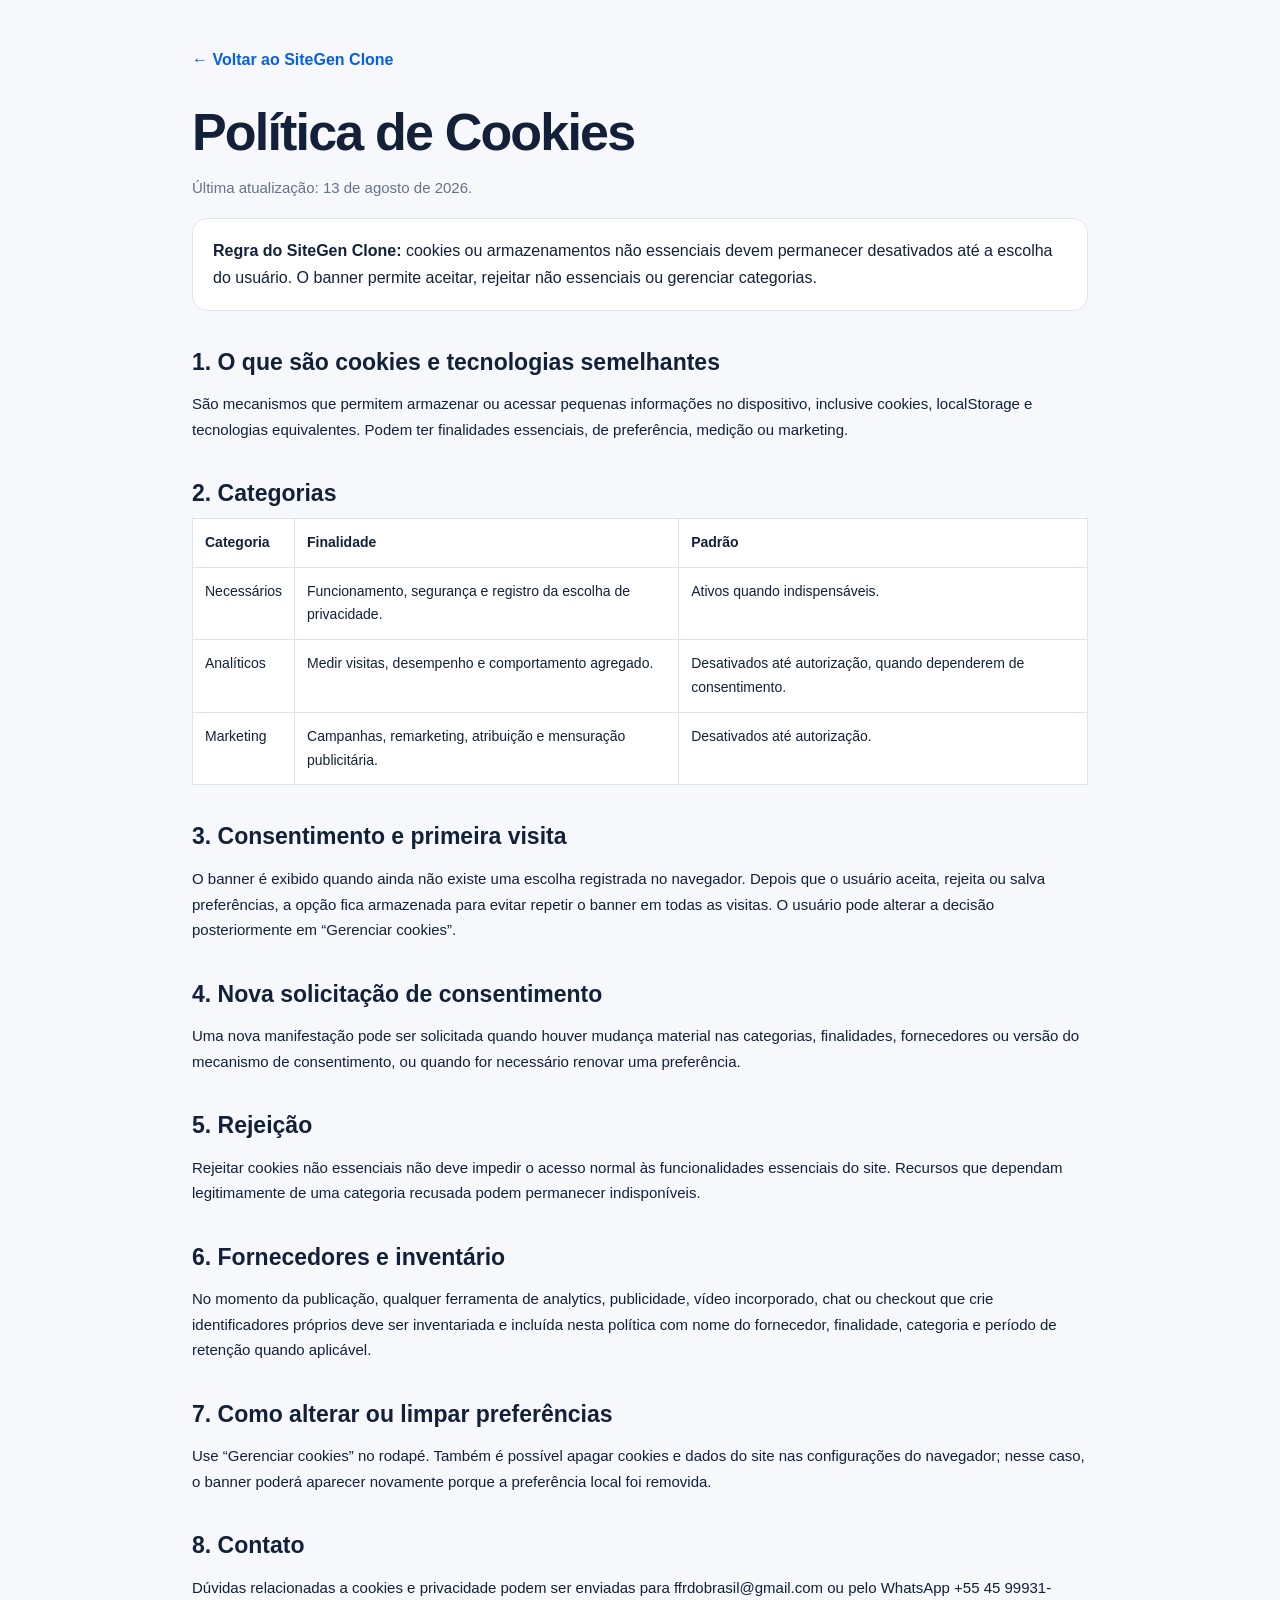
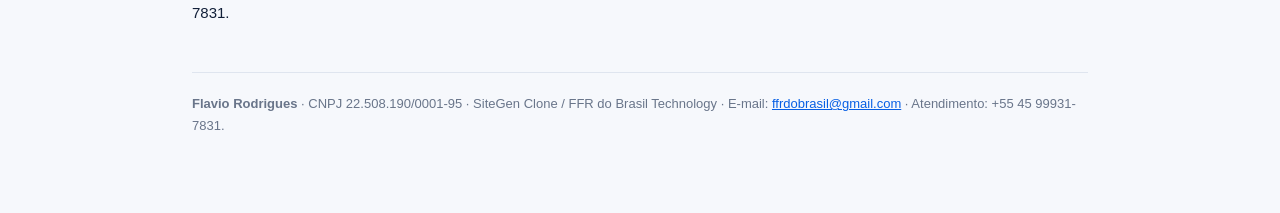
<file: cookies.html>
<!doctype html><html lang="pt-BR"><head><meta charset="utf-8"><meta name="viewport" content="width=device-width,initial-scale=1"><title>Política de Cookies — SiteGen Clone</title>
<style>
:root{color-scheme:light}
*{box-sizing:border-box}
body{font-family:Arial,Helvetica,sans-serif;margin:0;background:#f6f8fc;color:#122039;line-height:1.7}
main{max-width:940px;margin:auto;padding:46px 22px 76px}
h1{font-size:clamp(34px,5vw,52px);line-height:1.05;letter-spacing:-.035em;margin:10px 0 12px}
h2{font-size:23px;line-height:1.2;margin:38px 0 10px}
h3{font-size:18px;margin:24px 0 6px}
p,li{font-size:15px}
a{color:#075fe4}
.back{display:inline-flex;margin-bottom:22px;text-decoration:none;font-weight:700}
.meta{color:#65728a}
.notice{background:#fff7df;border:1px solid #f2d684;border-radius:14px;padding:16px 18px;margin:20px 0}
.box{background:#fff;border:1px solid #dfe5ef;border-radius:15px;padding:18px 20px;margin:18px 0}
table{width:100%;border-collapse:collapse;background:#fff;font-size:14px}
th,td{padding:12px;border:1px solid #dde3ec;vertical-align:top;text-align:left}
footer{margin-top:46px;padding-top:20px;border-top:1px solid #dfe5ef;color:#69758a;font-size:13px}
@media(max-width:650px){main{padding:28px 16px 56px}table{display:block;overflow:auto}h2{font-size:21px}}
</style>
</head><body><main><a class="back" href="/">← Voltar ao SiteGen Clone</a>
<h1>Política de Cookies</h1>
<p class="meta">Última atualização: 13 de agosto de 2026.</p>
<div class="box"><strong>Regra do SiteGen Clone:</strong> cookies ou armazenamentos não essenciais devem permanecer desativados até a escolha do usuário. O banner permite aceitar, rejeitar não essenciais ou gerenciar categorias.</div>

<h2>1. O que são cookies e tecnologias semelhantes</h2>
<p>São mecanismos que permitem armazenar ou acessar pequenas informações no dispositivo, inclusive cookies, localStorage e tecnologias equivalentes. Podem ter finalidades essenciais, de preferência, medição ou marketing.</p>

<h2>2. Categorias</h2>
<table><thead><tr><th>Categoria</th><th>Finalidade</th><th>Padrão</th></tr></thead><tbody>
<tr><td>Necessários</td><td>Funcionamento, segurança e registro da escolha de privacidade.</td><td>Ativos quando indispensáveis.</td></tr>
<tr><td>Analíticos</td><td>Medir visitas, desempenho e comportamento agregado.</td><td>Desativados até autorização, quando dependerem de consentimento.</td></tr>
<tr><td>Marketing</td><td>Campanhas, remarketing, atribuição e mensuração publicitária.</td><td>Desativados até autorização.</td></tr>
</tbody></table>

<h2>3. Consentimento e primeira visita</h2>
<p>O banner é exibido quando ainda não existe uma escolha registrada no navegador. Depois que o usuário aceita, rejeita ou salva preferências, a opção fica armazenada para evitar repetir o banner em todas as visitas. O usuário pode alterar a decisão posteriormente em “Gerenciar cookies”.</p>

<h2>4. Nova solicitação de consentimento</h2>
<p>Uma nova manifestação pode ser solicitada quando houver mudança material nas categorias, finalidades, fornecedores ou versão do mecanismo de consentimento, ou quando for necessário renovar uma preferência.</p>

<h2>5. Rejeição</h2>
<p>Rejeitar cookies não essenciais não deve impedir o acesso normal às funcionalidades essenciais do site. Recursos que dependam legitimamente de uma categoria recusada podem permanecer indisponíveis.</p>

<h2>6. Fornecedores e inventário</h2>
<p>No momento da publicação, qualquer ferramenta de analytics, publicidade, vídeo incorporado, chat ou checkout que crie identificadores próprios deve ser inventariada e incluída nesta política com nome do fornecedor, finalidade, categoria e período de retenção quando aplicável.</p>

<h2>7. Como alterar ou limpar preferências</h2>
<p>Use “Gerenciar cookies” no rodapé. Também é possível apagar cookies e dados do site nas configurações do navegador; nesse caso, o banner poderá aparecer novamente porque a preferência local foi removida.</p>

<h2>8. Contato</h2>
<p>Dúvidas relacionadas a cookies e privacidade podem ser enviadas para ffrdobrasil@gmail.com ou pelo WhatsApp +55 45 99931-7831.</p>
<footer><strong>Flavio Rodrigues</strong> · CNPJ 22.508.190/0001-95 · SiteGen Clone / FFR do Brasil Technology · E-mail: <a href="mailto:ffrdobrasil@gmail.com">ffrdobrasil@gmail.com</a> · Atendimento: +55 45 99931-7831.</footer></main></body></html>
</file>
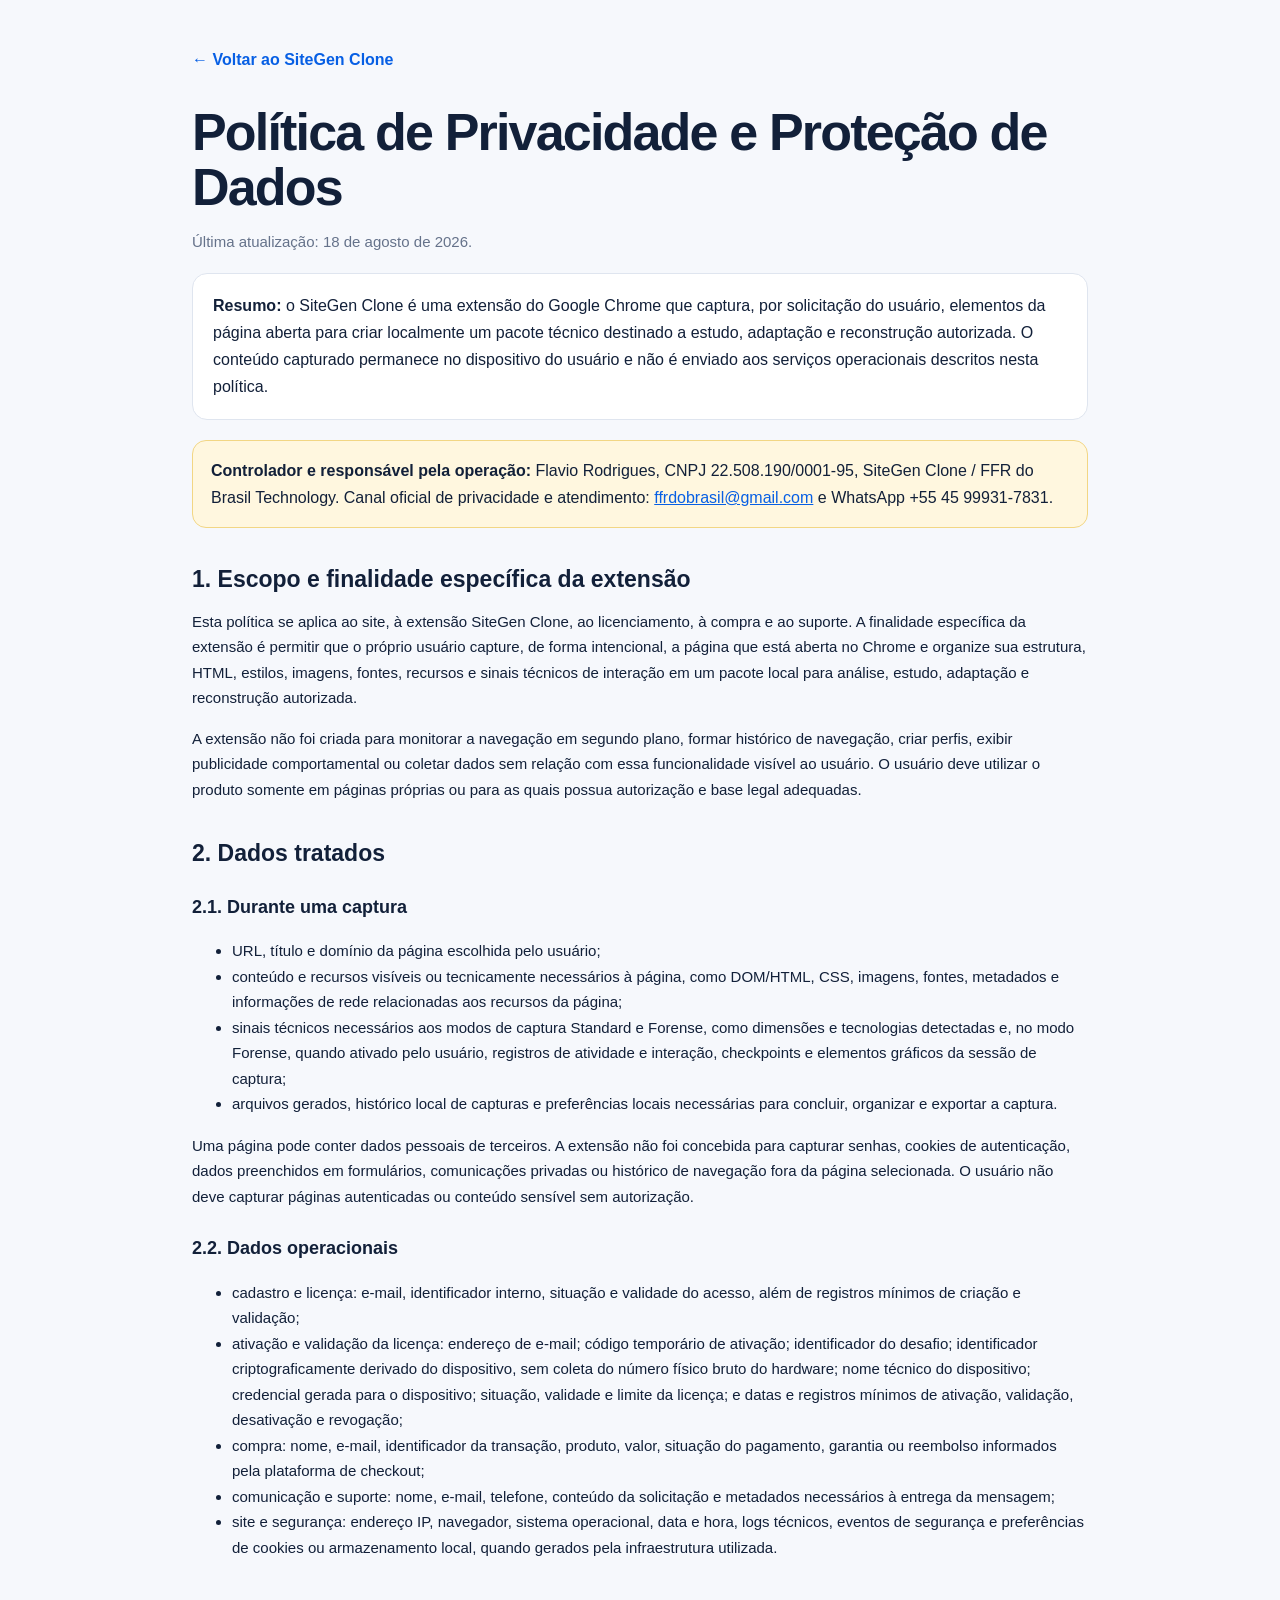
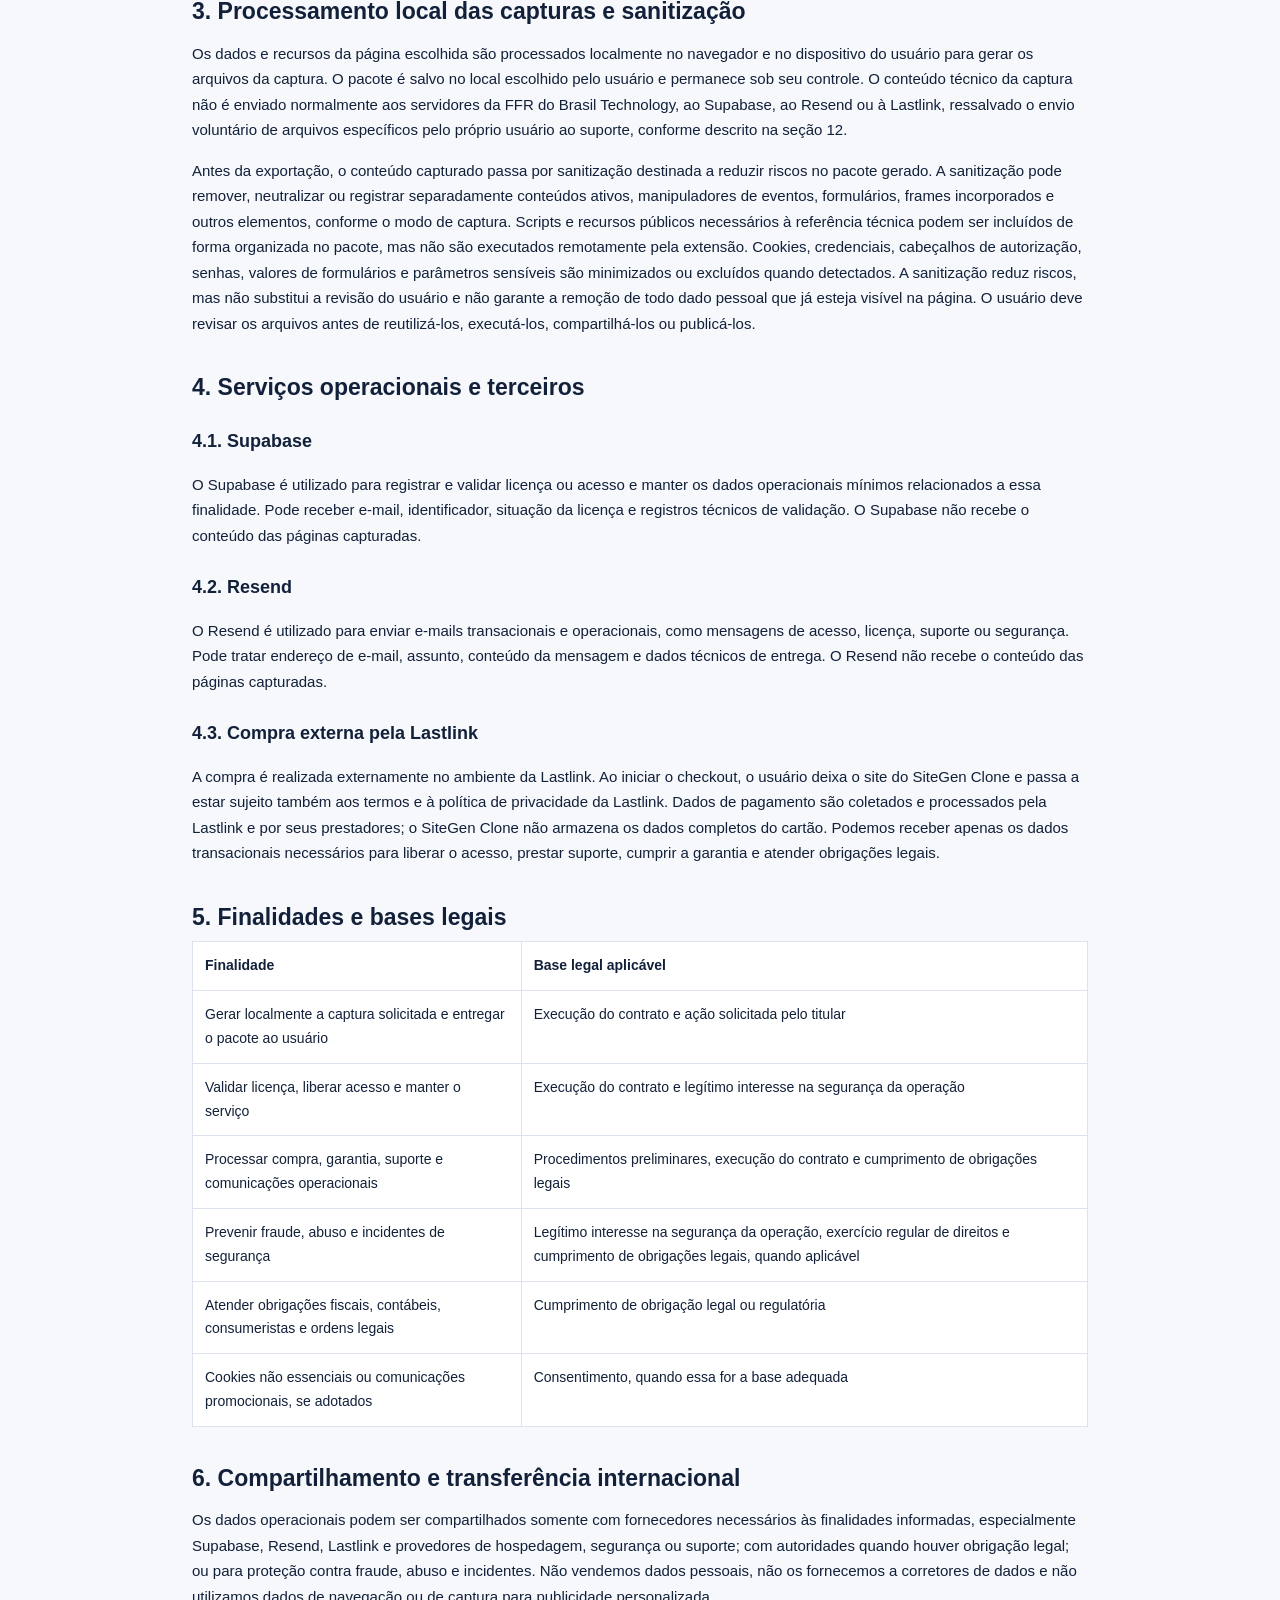
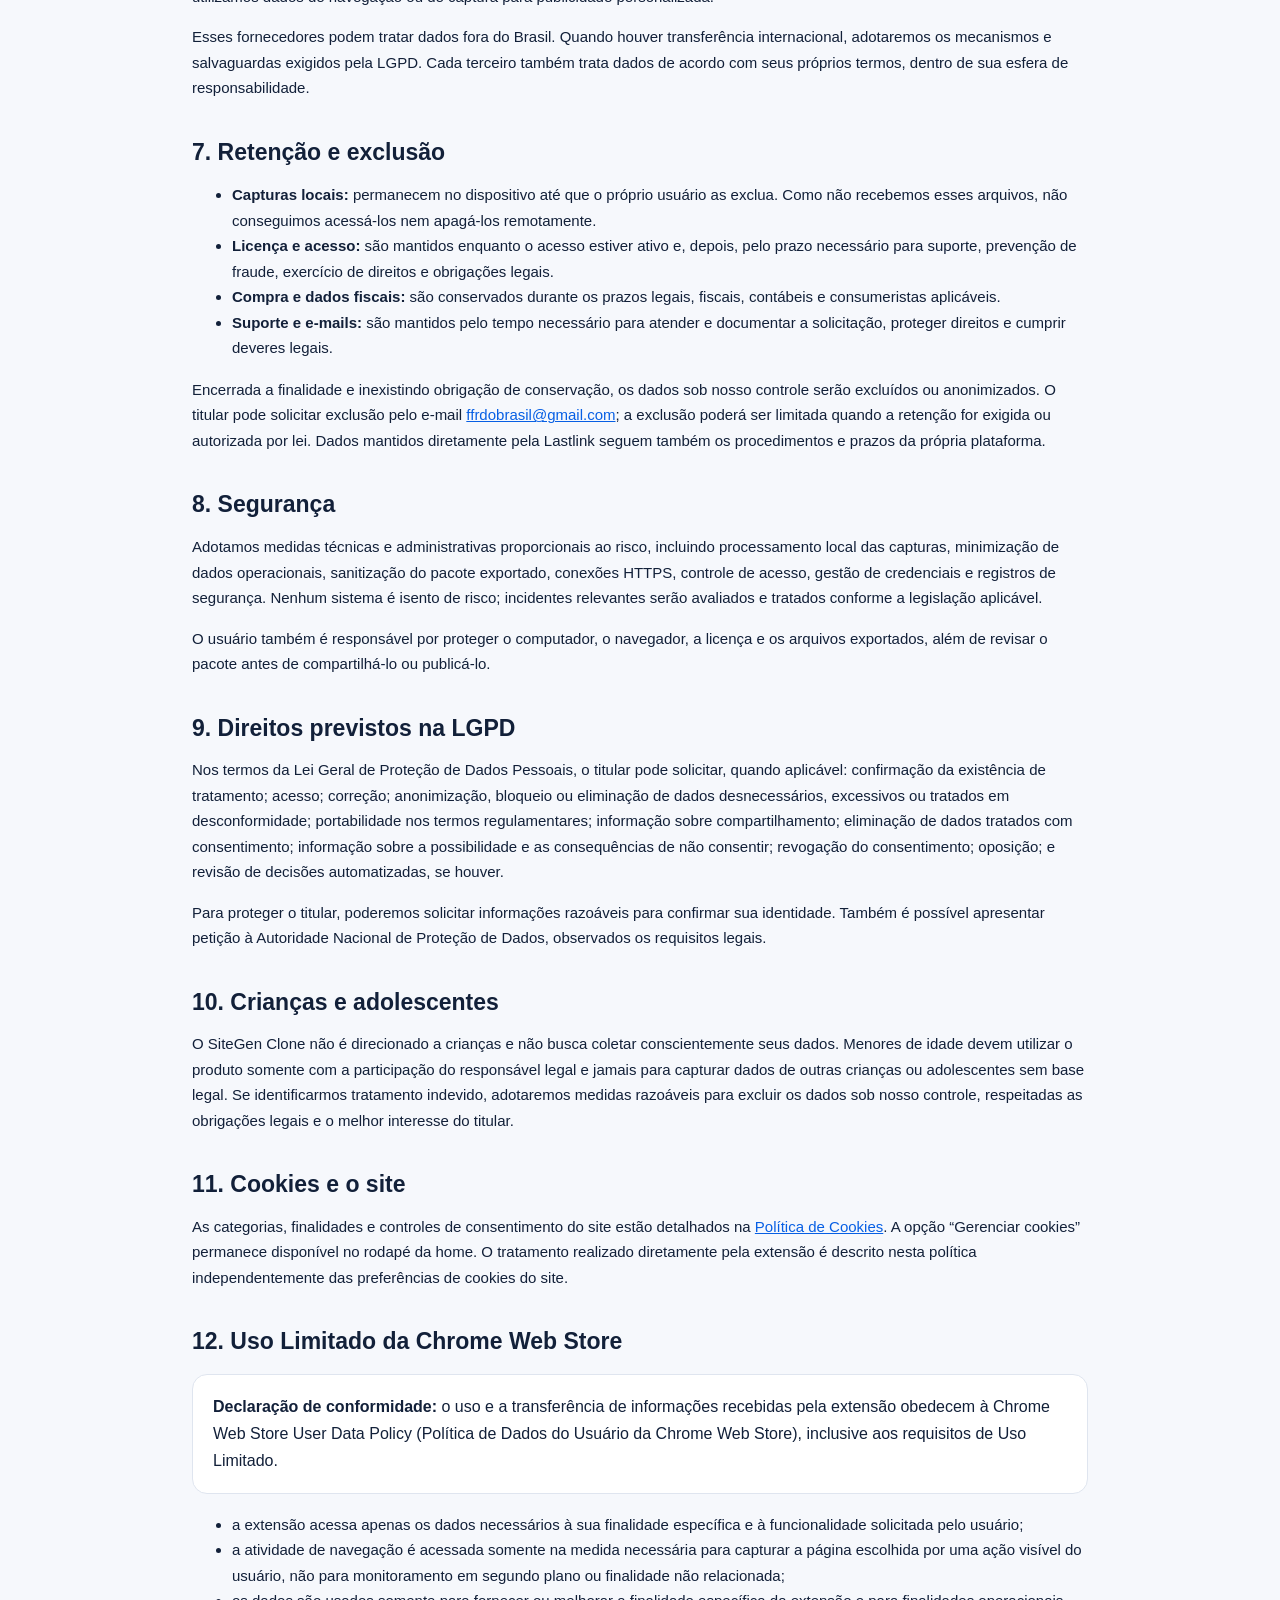
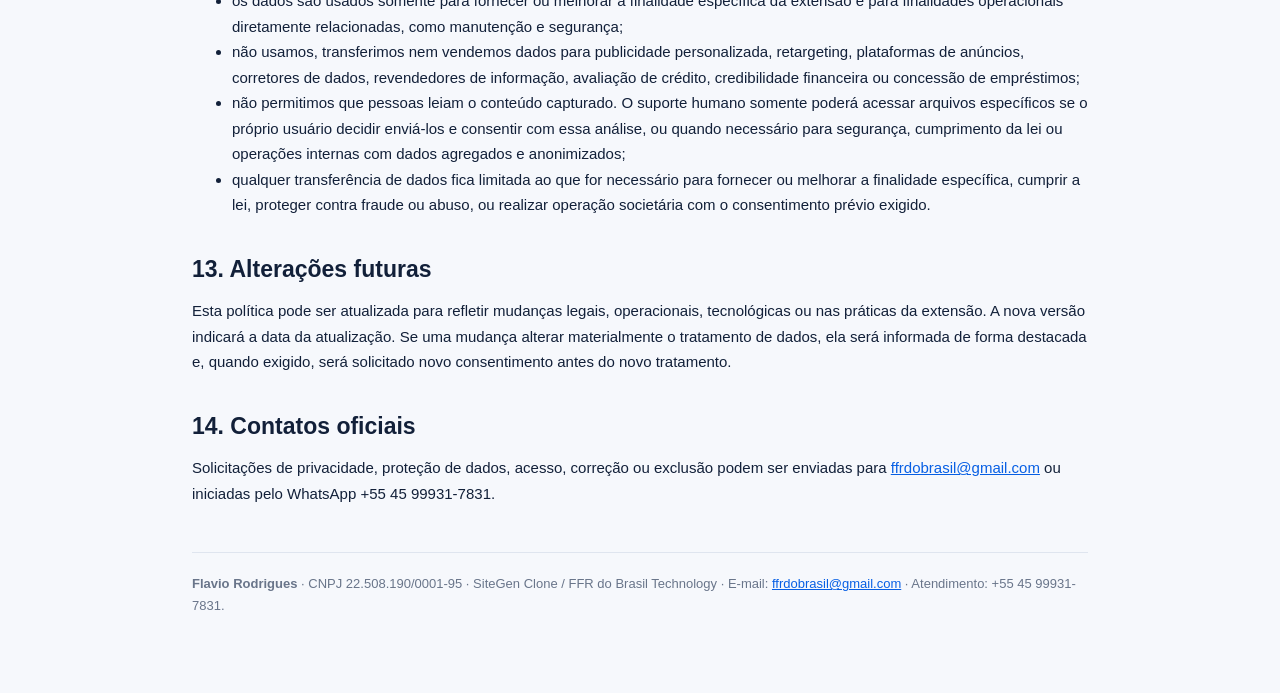
<file: privacidade.html>
<!doctype html><html lang="pt-BR"><head><meta charset="utf-8"><meta name="viewport" content="width=device-width,initial-scale=1"><title>Política de Privacidade — SiteGen Clone</title>
<style>
:root{color-scheme:light}
*{box-sizing:border-box}
body{font-family:Arial,Helvetica,sans-serif;margin:0;background:#f6f8fc;color:#122039;line-height:1.7}
main{max-width:940px;margin:auto;padding:46px 22px 76px}
h1{font-size:clamp(34px,5vw,52px);line-height:1.05;letter-spacing:-.035em;margin:10px 0 12px}
h2{font-size:23px;line-height:1.2;margin:38px 0 10px}
h3{font-size:18px;margin:24px 0 6px}
p,li{font-size:15px}
a{color:#075fe4}
.back{display:inline-flex;margin-bottom:22px;text-decoration:none;font-weight:700}
.meta{color:#65728a}
.notice{background:#fff7df;border:1px solid #f2d684;border-radius:14px;padding:16px 18px;margin:20px 0}
.box{background:#fff;border:1px solid #dfe5ef;border-radius:15px;padding:18px 20px;margin:18px 0}
table{width:100%;border-collapse:collapse;background:#fff;font-size:14px}
th,td{padding:12px;border:1px solid #dde3ec;vertical-align:top;text-align:left}
footer{margin-top:46px;padding-top:20px;border-top:1px solid #dfe5ef;color:#69758a;font-size:13px}
@media(max-width:650px){main{padding:28px 16px 56px}table{display:block;overflow:auto}h2{font-size:21px}}
</style>
</head><body><main><a class="back" href="/">← Voltar ao SiteGen Clone</a>
<h1>Política de Privacidade e Proteção de Dados</h1>
<p class="meta">Última atualização: 18 de agosto de 2026.</p>
<div class="box"><strong>Resumo:</strong> o SiteGen Clone é uma extensão do Google Chrome que captura, por solicitação do usuário, elementos da página aberta para criar localmente um pacote técnico destinado a estudo, adaptação e reconstrução autorizada. O conteúdo capturado permanece no dispositivo do usuário e não é enviado aos serviços operacionais descritos nesta política.</div>
<div class="notice"><strong>Controlador e responsável pela operação:</strong> Flavio Rodrigues, CNPJ 22.508.190/0001-95, SiteGen Clone / FFR do Brasil Technology. Canal oficial de privacidade e atendimento: <a href="mailto:ffrdobrasil@gmail.com">ffrdobrasil@gmail.com</a> e WhatsApp +55 45 99931-7831.</div>

<h2>1. Escopo e finalidade específica da extensão</h2>
<p>Esta política se aplica ao site, à extensão SiteGen Clone, ao licenciamento, à compra e ao suporte. A finalidade específica da extensão é permitir que o próprio usuário capture, de forma intencional, a página que está aberta no Chrome e organize sua estrutura, HTML, estilos, imagens, fontes, recursos e sinais técnicos de interação em um pacote local para análise, estudo, adaptação e reconstrução autorizada.</p>
<p>A extensão não foi criada para monitorar a navegação em segundo plano, formar histórico de navegação, criar perfis, exibir publicidade comportamental ou coletar dados sem relação com essa funcionalidade visível ao usuário. O usuário deve utilizar o produto somente em páginas próprias ou para as quais possua autorização e base legal adequadas.</p>

<h2>2. Dados tratados</h2>
<h3>2.1. Durante uma captura</h3>
<ul>
<li>URL, título e domínio da página escolhida pelo usuário;</li>
<li>conteúdo e recursos visíveis ou tecnicamente necessários à página, como DOM/HTML, CSS, imagens, fontes, metadados e informações de rede relacionadas aos recursos da página;</li>
<li>sinais técnicos necessários aos modos de captura Standard e Forense, como dimensões e tecnologias detectadas e, no modo Forense, quando ativado pelo usuário, registros de atividade e interação, checkpoints e elementos gráficos da sessão de captura;</li>
<li>arquivos gerados, histórico local de capturas e preferências locais necessárias para concluir, organizar e exportar a captura.</li>
</ul>
<p>Uma página pode conter dados pessoais de terceiros. A extensão não foi concebida para capturar senhas, cookies de autenticação, dados preenchidos em formulários, comunicações privadas ou histórico de navegação fora da página selecionada. O usuário não deve capturar páginas autenticadas ou conteúdo sensível sem autorização.</p>

<h3>2.2. Dados operacionais</h3>
<ul>
<li>cadastro e licença: e-mail, identificador interno, situação e validade do acesso, além de registros mínimos de criação e validação;</li>
<li>ativação e validação da licença: endereço de e-mail; código temporário de ativação; identificador do desafio; identificador criptograficamente derivado do dispositivo, sem coleta do número físico bruto do hardware; nome técnico do dispositivo; credencial gerada para o dispositivo; situação, validade e limite da licença; e datas e registros mínimos de ativação, validação, desativação e revogação;</li>
<li>compra: nome, e-mail, identificador da transação, produto, valor, situação do pagamento, garantia ou reembolso informados pela plataforma de checkout;</li>
<li>comunicação e suporte: nome, e-mail, telefone, conteúdo da solicitação e metadados necessários à entrega da mensagem;</li>
<li>site e segurança: endereço IP, navegador, sistema operacional, data e hora, logs técnicos, eventos de segurança e preferências de cookies ou armazenamento local, quando gerados pela infraestrutura utilizada.</li>
</ul>

<h2>3. Processamento local das capturas e sanitização</h2>
<p>Os dados e recursos da página escolhida são processados localmente no navegador e no dispositivo do usuário para gerar os arquivos da captura. O pacote é salvo no local escolhido pelo usuário e permanece sob seu controle. O conteúdo técnico da captura não é enviado normalmente aos servidores da FFR do Brasil Technology, ao Supabase, ao Resend ou à Lastlink, ressalvado o envio voluntário de arquivos específicos pelo próprio usuário ao suporte, conforme descrito na seção 12.</p>
<p>Antes da exportação, o conteúdo capturado passa por sanitização destinada a reduzir riscos no pacote gerado. A sanitização pode remover, neutralizar ou registrar separadamente conteúdos ativos, manipuladores de eventos, formulários, frames incorporados e outros elementos, conforme o modo de captura. Scripts e recursos públicos necessários à referência técnica podem ser incluídos de forma organizada no pacote, mas não são executados remotamente pela extensão. Cookies, credenciais, cabeçalhos de autorização, senhas, valores de formulários e parâmetros sensíveis são minimizados ou excluídos quando detectados. A sanitização reduz riscos, mas não substitui a revisão do usuário e não garante a remoção de todo dado pessoal que já esteja visível na página. O usuário deve revisar os arquivos antes de reutilizá-los, executá-los, compartilhá-los ou publicá-los.</p>

<h2>4. Serviços operacionais e terceiros</h2>
<h3>4.1. Supabase</h3>
<p>O Supabase é utilizado para registrar e validar licença ou acesso e manter os dados operacionais mínimos relacionados a essa finalidade. Pode receber e-mail, identificador, situação da licença e registros técnicos de validação. O Supabase não recebe o conteúdo das páginas capturadas.</p>

<h3>4.2. Resend</h3>
<p>O Resend é utilizado para enviar e-mails transacionais e operacionais, como mensagens de acesso, licença, suporte ou segurança. Pode tratar endereço de e-mail, assunto, conteúdo da mensagem e dados técnicos de entrega. O Resend não recebe o conteúdo das páginas capturadas.</p>

<h3>4.3. Compra externa pela Lastlink</h3>
<p>A compra é realizada externamente no ambiente da Lastlink. Ao iniciar o checkout, o usuário deixa o site do SiteGen Clone e passa a estar sujeito também aos termos e à política de privacidade da Lastlink. Dados de pagamento são coletados e processados pela Lastlink e por seus prestadores; o SiteGen Clone não armazena os dados completos do cartão. Podemos receber apenas os dados transacionais necessários para liberar o acesso, prestar suporte, cumprir a garantia e atender obrigações legais.</p>

<h2>5. Finalidades e bases legais</h2>
<table><thead><tr><th>Finalidade</th><th>Base legal aplicável</th></tr></thead><tbody>
<tr><td>Gerar localmente a captura solicitada e entregar o pacote ao usuário</td><td>Execução do contrato e ação solicitada pelo titular</td></tr>
<tr><td>Validar licença, liberar acesso e manter o serviço</td><td>Execução do contrato e legítimo interesse na segurança da operação</td></tr>
<tr><td>Processar compra, garantia, suporte e comunicações operacionais</td><td>Procedimentos preliminares, execução do contrato e cumprimento de obrigações legais</td></tr>
<tr><td>Prevenir fraude, abuso e incidentes de segurança</td><td>Legítimo interesse na segurança da operação, exercício regular de direitos e cumprimento de obrigações legais, quando aplicável</td></tr>
<tr><td>Atender obrigações fiscais, contábeis, consumeristas e ordens legais</td><td>Cumprimento de obrigação legal ou regulatória</td></tr>
<tr><td>Cookies não essenciais ou comunicações promocionais, se adotados</td><td>Consentimento, quando essa for a base adequada</td></tr>
</tbody></table>

<h2>6. Compartilhamento e transferência internacional</h2>
<p>Os dados operacionais podem ser compartilhados somente com fornecedores necessários às finalidades informadas, especialmente Supabase, Resend, Lastlink e provedores de hospedagem, segurança ou suporte; com autoridades quando houver obrigação legal; ou para proteção contra fraude, abuso e incidentes. Não vendemos dados pessoais, não os fornecemos a corretores de dados e não utilizamos dados de navegação ou de captura para publicidade personalizada.</p>
<p>Esses fornecedores podem tratar dados fora do Brasil. Quando houver transferência internacional, adotaremos os mecanismos e salvaguardas exigidos pela LGPD. Cada terceiro também trata dados de acordo com seus próprios termos, dentro de sua esfera de responsabilidade.</p>

<h2>7. Retenção e exclusão</h2>
<ul>
<li><strong>Capturas locais:</strong> permanecem no dispositivo até que o próprio usuário as exclua. Como não recebemos esses arquivos, não conseguimos acessá-los nem apagá-los remotamente.</li>
<li><strong>Licença e acesso:</strong> são mantidos enquanto o acesso estiver ativo e, depois, pelo prazo necessário para suporte, prevenção de fraude, exercício de direitos e obrigações legais.</li>
<li><strong>Compra e dados fiscais:</strong> são conservados durante os prazos legais, fiscais, contábeis e consumeristas aplicáveis.</li>
<li><strong>Suporte e e-mails:</strong> são mantidos pelo tempo necessário para atender e documentar a solicitação, proteger direitos e cumprir deveres legais.</li>
</ul>
<p>Encerrada a finalidade e inexistindo obrigação de conservação, os dados sob nosso controle serão excluídos ou anonimizados. O titular pode solicitar exclusão pelo e-mail <a href="mailto:ffrdobrasil@gmail.com">ffrdobrasil@gmail.com</a>; a exclusão poderá ser limitada quando a retenção for exigida ou autorizada por lei. Dados mantidos diretamente pela Lastlink seguem também os procedimentos e prazos da própria plataforma.</p>

<h2>8. Segurança</h2>
<p>Adotamos medidas técnicas e administrativas proporcionais ao risco, incluindo processamento local das capturas, minimização de dados operacionais, sanitização do pacote exportado, conexões HTTPS, controle de acesso, gestão de credenciais e registros de segurança. Nenhum sistema é isento de risco; incidentes relevantes serão avaliados e tratados conforme a legislação aplicável.</p>
<p>O usuário também é responsável por proteger o computador, o navegador, a licença e os arquivos exportados, além de revisar o pacote antes de compartilhá-lo ou publicá-lo.</p>

<h2>9. Direitos previstos na LGPD</h2>
<p>Nos termos da Lei Geral de Proteção de Dados Pessoais, o titular pode solicitar, quando aplicável: confirmação da existência de tratamento; acesso; correção; anonimização, bloqueio ou eliminação de dados desnecessários, excessivos ou tratados em desconformidade; portabilidade nos termos regulamentares; informação sobre compartilhamento; eliminação de dados tratados com consentimento; informação sobre a possibilidade e as consequências de não consentir; revogação do consentimento; oposição; e revisão de decisões automatizadas, se houver.</p>
<p>Para proteger o titular, poderemos solicitar informações razoáveis para confirmar sua identidade. Também é possível apresentar petição à Autoridade Nacional de Proteção de Dados, observados os requisitos legais.</p>

<h2>10. Crianças e adolescentes</h2>
<p>O SiteGen Clone não é direcionado a crianças e não busca coletar conscientemente seus dados. Menores de idade devem utilizar o produto somente com a participação do responsável legal e jamais para capturar dados de outras crianças ou adolescentes sem base legal. Se identificarmos tratamento indevido, adotaremos medidas razoáveis para excluir os dados sob nosso controle, respeitadas as obrigações legais e o melhor interesse do titular.</p>

<h2>11. Cookies e o site</h2>
<p>As categorias, finalidades e controles de consentimento do site estão detalhados na <a href="/cookies">Política de Cookies</a>. A opção “Gerenciar cookies” permanece disponível no rodapé da home. O tratamento realizado diretamente pela extensão é descrito nesta política independentemente das preferências de cookies do site.</p>

<h2>12. Uso Limitado da Chrome Web Store</h2>
<div class="box"><strong>Declaração de conformidade:</strong> o uso e a transferência de informações recebidas pela extensão obedecem à Chrome Web Store User Data Policy (Política de Dados do Usuário da Chrome Web Store), inclusive aos requisitos de Uso Limitado.</div>
<ul>
<li>a extensão acessa apenas os dados necessários à sua finalidade específica e à funcionalidade solicitada pelo usuário;</li>
<li>a atividade de navegação é acessada somente na medida necessária para capturar a página escolhida por uma ação visível do usuário, não para monitoramento em segundo plano ou finalidade não relacionada;</li>
<li>os dados são usados somente para fornecer ou melhorar a finalidade específica da extensão e para finalidades operacionais diretamente relacionadas, como manutenção e segurança;</li>
<li>não usamos, transferimos nem vendemos dados para publicidade personalizada, retargeting, plataformas de anúncios, corretores de dados, revendedores de informação, avaliação de crédito, credibilidade financeira ou concessão de empréstimos;</li>
<li>não permitimos que pessoas leiam o conteúdo capturado. O suporte humano somente poderá acessar arquivos específicos se o próprio usuário decidir enviá-los e consentir com essa análise, ou quando necessário para segurança, cumprimento da lei ou operações internas com dados agregados e anonimizados;</li>
<li>qualquer transferência de dados fica limitada ao que for necessário para fornecer ou melhorar a finalidade específica, cumprir a lei, proteger contra fraude ou abuso, ou realizar operação societária com o consentimento prévio exigido.</li>
</ul>

<h2>13. Alterações futuras</h2>
<p>Esta política pode ser atualizada para refletir mudanças legais, operacionais, tecnológicas ou nas práticas da extensão. A nova versão indicará a data da atualização. Se uma mudança alterar materialmente o tratamento de dados, ela será informada de forma destacada e, quando exigido, será solicitado novo consentimento antes do novo tratamento.</p>

<h2>14. Contatos oficiais</h2>
<p>Solicitações de privacidade, proteção de dados, acesso, correção ou exclusão podem ser enviadas para <a href="mailto:ffrdobrasil@gmail.com">ffrdobrasil@gmail.com</a> ou iniciadas pelo WhatsApp +55 45 99931-7831.</p>
<footer><strong>Flavio Rodrigues</strong> · CNPJ 22.508.190/0001-95 · SiteGen Clone / FFR do Brasil Technology · E-mail: <a href="mailto:ffrdobrasil@gmail.com">ffrdobrasil@gmail.com</a> · Atendimento: +55 45 99931-7831.</footer></main></body></html>
</file>
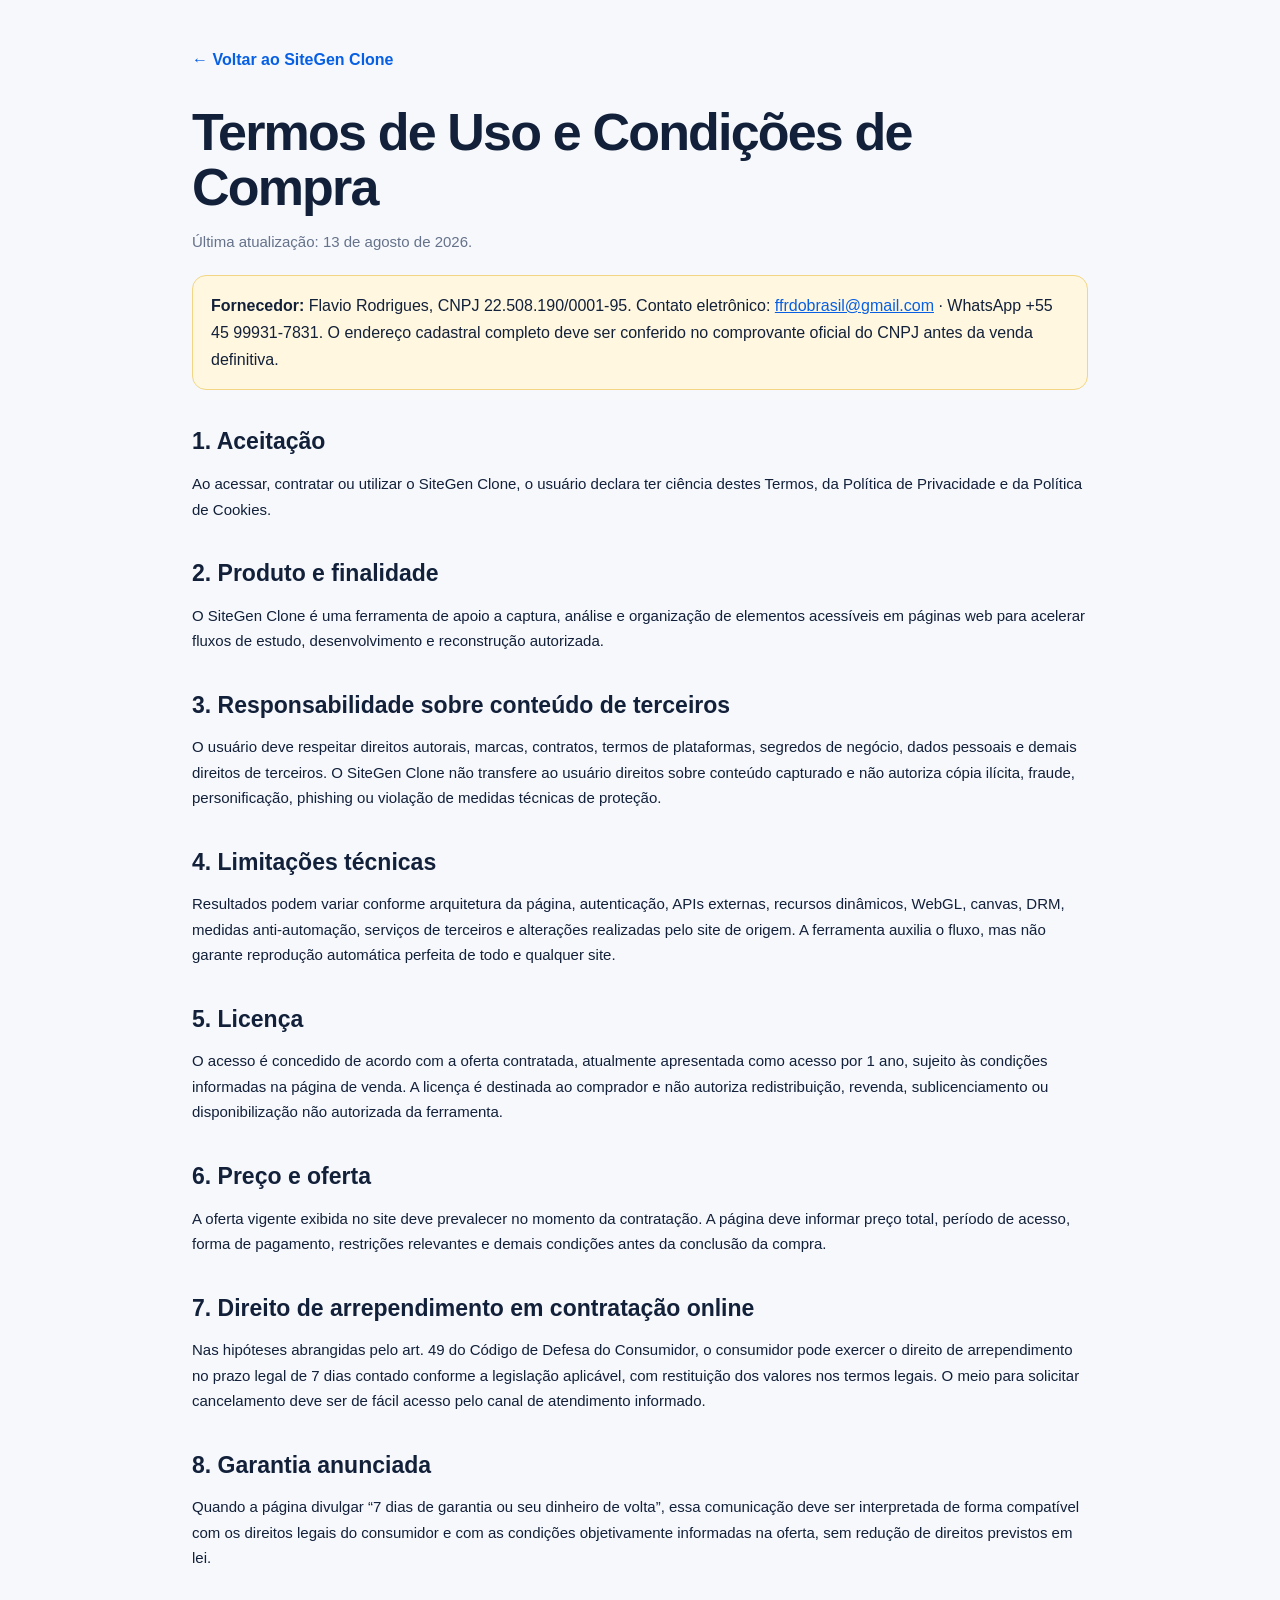
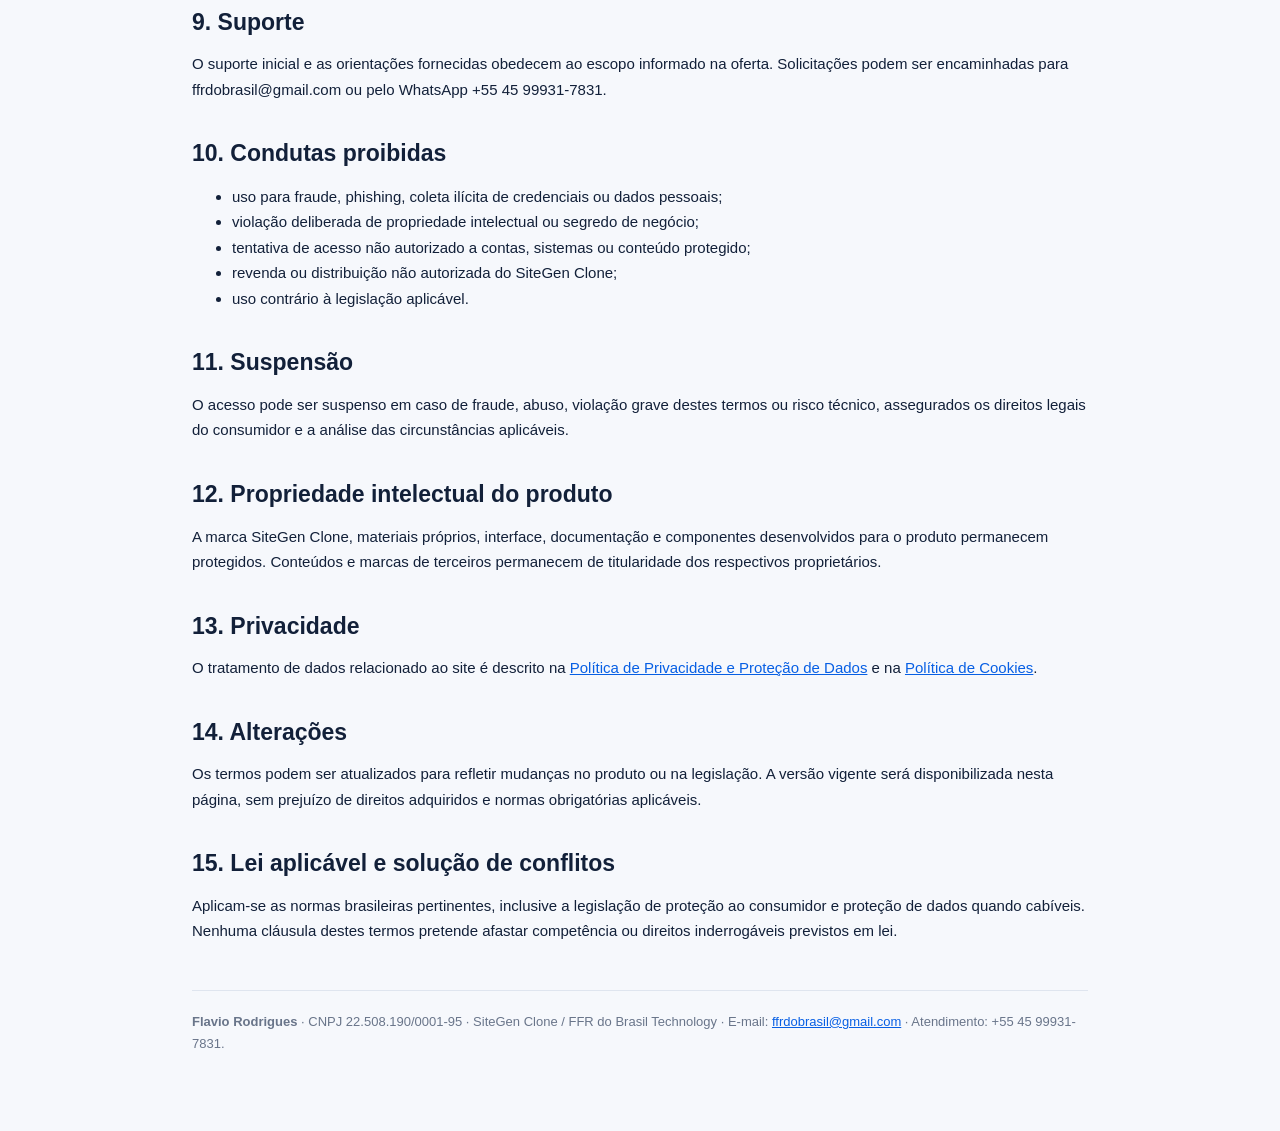
<file: termos.html>
<!doctype html><html lang="pt-BR"><head><meta charset="utf-8"><meta name="viewport" content="width=device-width,initial-scale=1"><title>Termos de Uso — SiteGen Clone</title>
<style>
:root{color-scheme:light}
*{box-sizing:border-box}
body{font-family:Arial,Helvetica,sans-serif;margin:0;background:#f6f8fc;color:#122039;line-height:1.7}
main{max-width:940px;margin:auto;padding:46px 22px 76px}
h1{font-size:clamp(34px,5vw,52px);line-height:1.05;letter-spacing:-.035em;margin:10px 0 12px}
h2{font-size:23px;line-height:1.2;margin:38px 0 10px}
h3{font-size:18px;margin:24px 0 6px}
p,li{font-size:15px}
a{color:#075fe4}
.back{display:inline-flex;margin-bottom:22px;text-decoration:none;font-weight:700}
.meta{color:#65728a}
.notice{background:#fff7df;border:1px solid #f2d684;border-radius:14px;padding:16px 18px;margin:20px 0}
.box{background:#fff;border:1px solid #dfe5ef;border-radius:15px;padding:18px 20px;margin:18px 0}
table{width:100%;border-collapse:collapse;background:#fff;font-size:14px}
th,td{padding:12px;border:1px solid #dde3ec;vertical-align:top;text-align:left}
footer{margin-top:46px;padding-top:20px;border-top:1px solid #dfe5ef;color:#69758a;font-size:13px}
@media(max-width:650px){main{padding:28px 16px 56px}table{display:block;overflow:auto}h2{font-size:21px}}
</style>
</head><body><main><a class="back" href="/">← Voltar ao SiteGen Clone</a>
<h1>Termos de Uso e Condições de Compra</h1>
<p class="meta">Última atualização: 13 de agosto de 2026.</p>
<div class="notice"><strong>Fornecedor:</strong> Flavio Rodrigues, CNPJ 22.508.190/0001-95. Contato eletrônico: <a href="mailto:ffrdobrasil@gmail.com">ffrdobrasil@gmail.com</a> · WhatsApp +55 45 99931-7831. O endereço cadastral completo deve ser conferido no comprovante oficial do CNPJ antes da venda definitiva.</div>

<h2>1. Aceitação</h2>
<p>Ao acessar, contratar ou utilizar o SiteGen Clone, o usuário declara ter ciência destes Termos, da Política de Privacidade e da Política de Cookies.</p>

<h2>2. Produto e finalidade</h2>
<p>O SiteGen Clone é uma ferramenta de apoio a captura, análise e organização de elementos acessíveis em páginas web para acelerar fluxos de estudo, desenvolvimento e reconstrução autorizada.</p>

<h2>3. Responsabilidade sobre conteúdo de terceiros</h2>
<p>O usuário deve respeitar direitos autorais, marcas, contratos, termos de plataformas, segredos de negócio, dados pessoais e demais direitos de terceiros. O SiteGen Clone não transfere ao usuário direitos sobre conteúdo capturado e não autoriza cópia ilícita, fraude, personificação, phishing ou violação de medidas técnicas de proteção.</p>

<h2>4. Limitações técnicas</h2>
<p>Resultados podem variar conforme arquitetura da página, autenticação, APIs externas, recursos dinâmicos, WebGL, canvas, DRM, medidas anti-automação, serviços de terceiros e alterações realizadas pelo site de origem. A ferramenta auxilia o fluxo, mas não garante reprodução automática perfeita de todo e qualquer site.</p>

<h2>5. Licença</h2>
<p>O acesso é concedido de acordo com a oferta contratada, atualmente apresentada como acesso por 1 ano, sujeito às condições informadas na página de venda. A licença é destinada ao comprador e não autoriza redistribuição, revenda, sublicenciamento ou disponibilização não autorizada da ferramenta.</p>

<h2>6. Preço e oferta</h2>
<p>A oferta vigente exibida no site deve prevalecer no momento da contratação. A página deve informar preço total, período de acesso, forma de pagamento, restrições relevantes e demais condições antes da conclusão da compra.</p>

<h2>7. Direito de arrependimento em contratação online</h2>
<p>Nas hipóteses abrangidas pelo art. 49 do Código de Defesa do Consumidor, o consumidor pode exercer o direito de arrependimento no prazo legal de 7 dias contado conforme a legislação aplicável, com restituição dos valores nos termos legais. O meio para solicitar cancelamento deve ser de fácil acesso pelo canal de atendimento informado.</p>

<h2>8. Garantia anunciada</h2>
<p>Quando a página divulgar “7 dias de garantia ou seu dinheiro de volta”, essa comunicação deve ser interpretada de forma compatível com os direitos legais do consumidor e com as condições objetivamente informadas na oferta, sem redução de direitos previstos em lei.</p>

<h2>9. Suporte</h2>
<p>O suporte inicial e as orientações fornecidas obedecem ao escopo informado na oferta. Solicitações podem ser encaminhadas para ffrdobrasil@gmail.com ou pelo WhatsApp +55 45 99931-7831.</p>

<h2>10. Condutas proibidas</h2>
<ul>
<li>uso para fraude, phishing, coleta ilícita de credenciais ou dados pessoais;</li>
<li>violação deliberada de propriedade intelectual ou segredo de negócio;</li>
<li>tentativa de acesso não autorizado a contas, sistemas ou conteúdo protegido;</li>
<li>revenda ou distribuição não autorizada do SiteGen Clone;</li>
<li>uso contrário à legislação aplicável.</li>
</ul>

<h2>11. Suspensão</h2>
<p>O acesso pode ser suspenso em caso de fraude, abuso, violação grave destes termos ou risco técnico, assegurados os direitos legais do consumidor e a análise das circunstâncias aplicáveis.</p>

<h2>12. Propriedade intelectual do produto</h2>
<p>A marca SiteGen Clone, materiais próprios, interface, documentação e componentes desenvolvidos para o produto permanecem protegidos. Conteúdos e marcas de terceiros permanecem de titularidade dos respectivos proprietários.</p>

<h2>13. Privacidade</h2>
<p>O tratamento de dados relacionado ao site é descrito na <a href="/privacidade">Política de Privacidade e Proteção de Dados</a> e na <a href="/cookies.html">Política de Cookies</a>.</p>

<h2>14. Alterações</h2>
<p>Os termos podem ser atualizados para refletir mudanças no produto ou na legislação. A versão vigente será disponibilizada nesta página, sem prejuízo de direitos adquiridos e normas obrigatórias aplicáveis.</p>

<h2>15. Lei aplicável e solução de conflitos</h2>
<p>Aplicam-se as normas brasileiras pertinentes, inclusive a legislação de proteção ao consumidor e proteção de dados quando cabíveis. Nenhuma cláusula destes termos pretende afastar competência ou direitos inderrogáveis previstos em lei.</p>
<footer><strong>Flavio Rodrigues</strong> · CNPJ 22.508.190/0001-95 · SiteGen Clone / FFR do Brasil Technology · E-mail: <a href="mailto:ffrdobrasil@gmail.com">ffrdobrasil@gmail.com</a> · Atendimento: +55 45 99931-7831.</footer></main></body></html>
</file>
